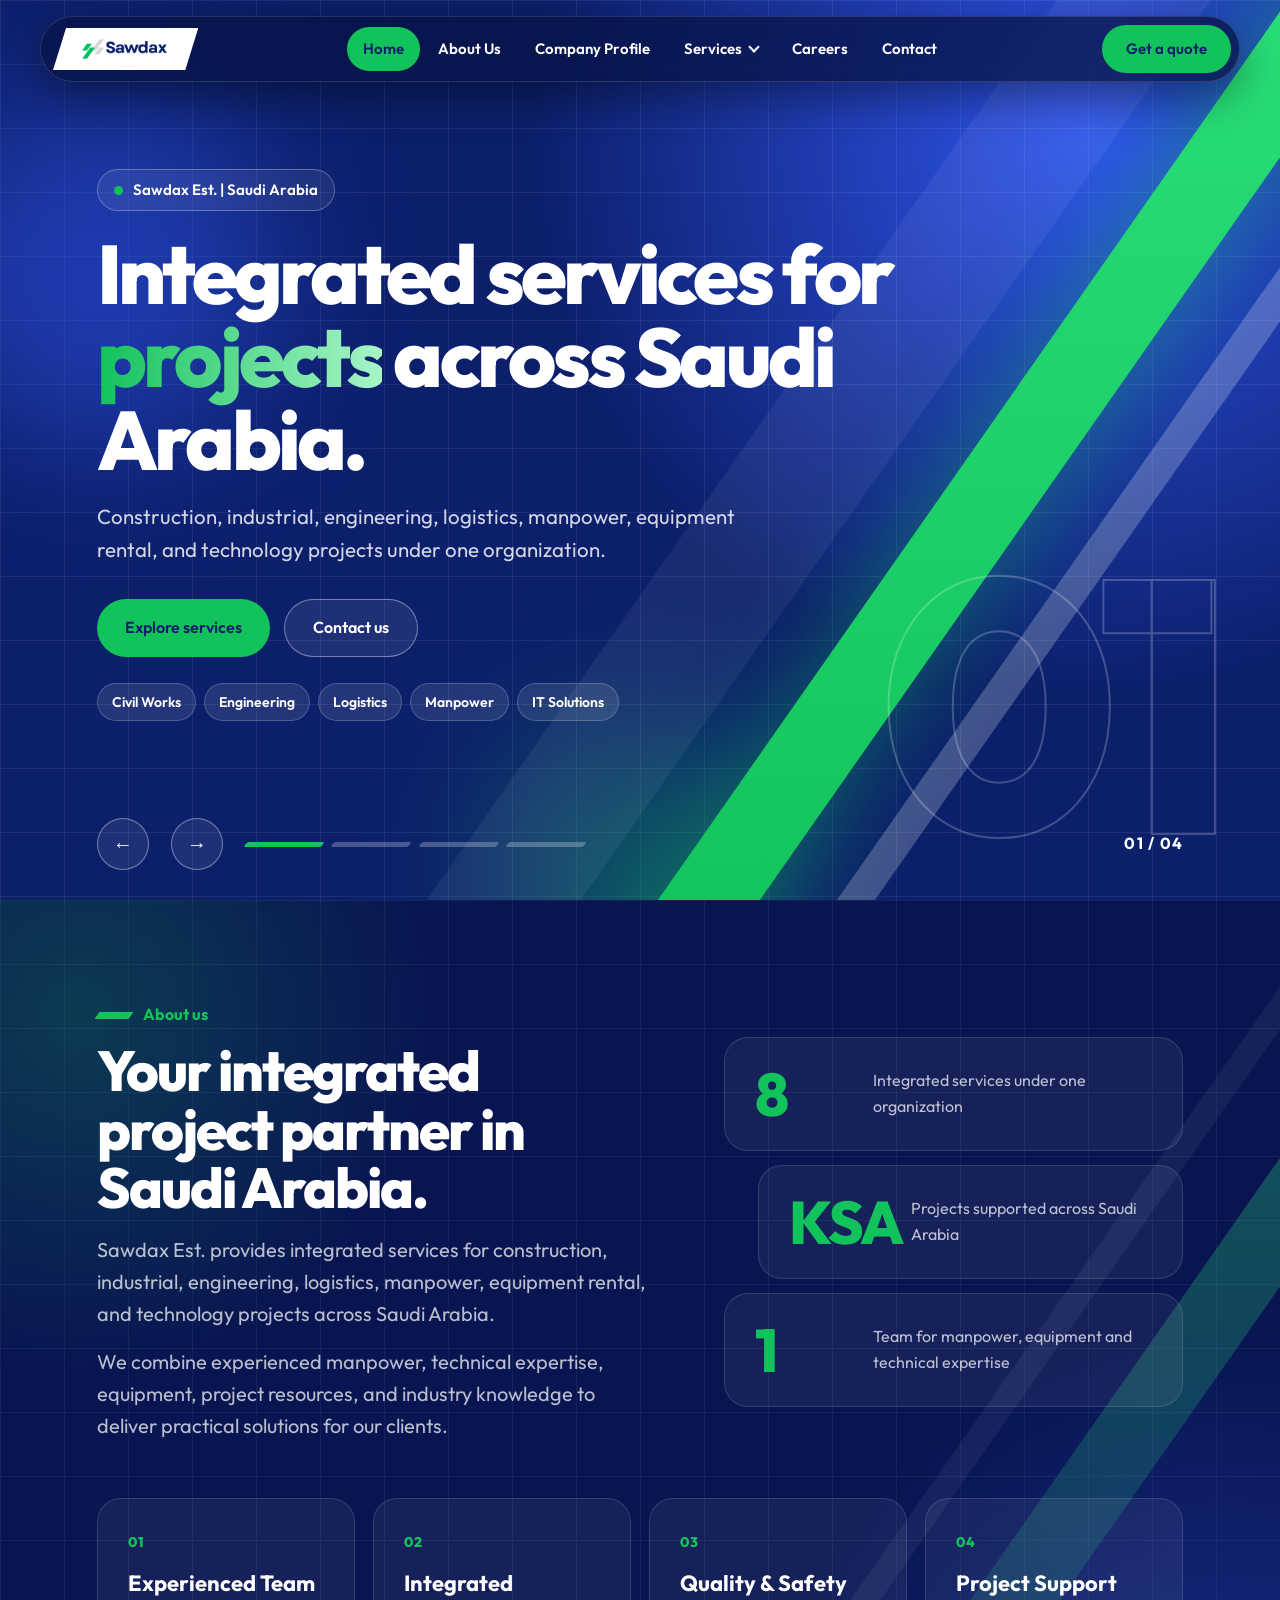
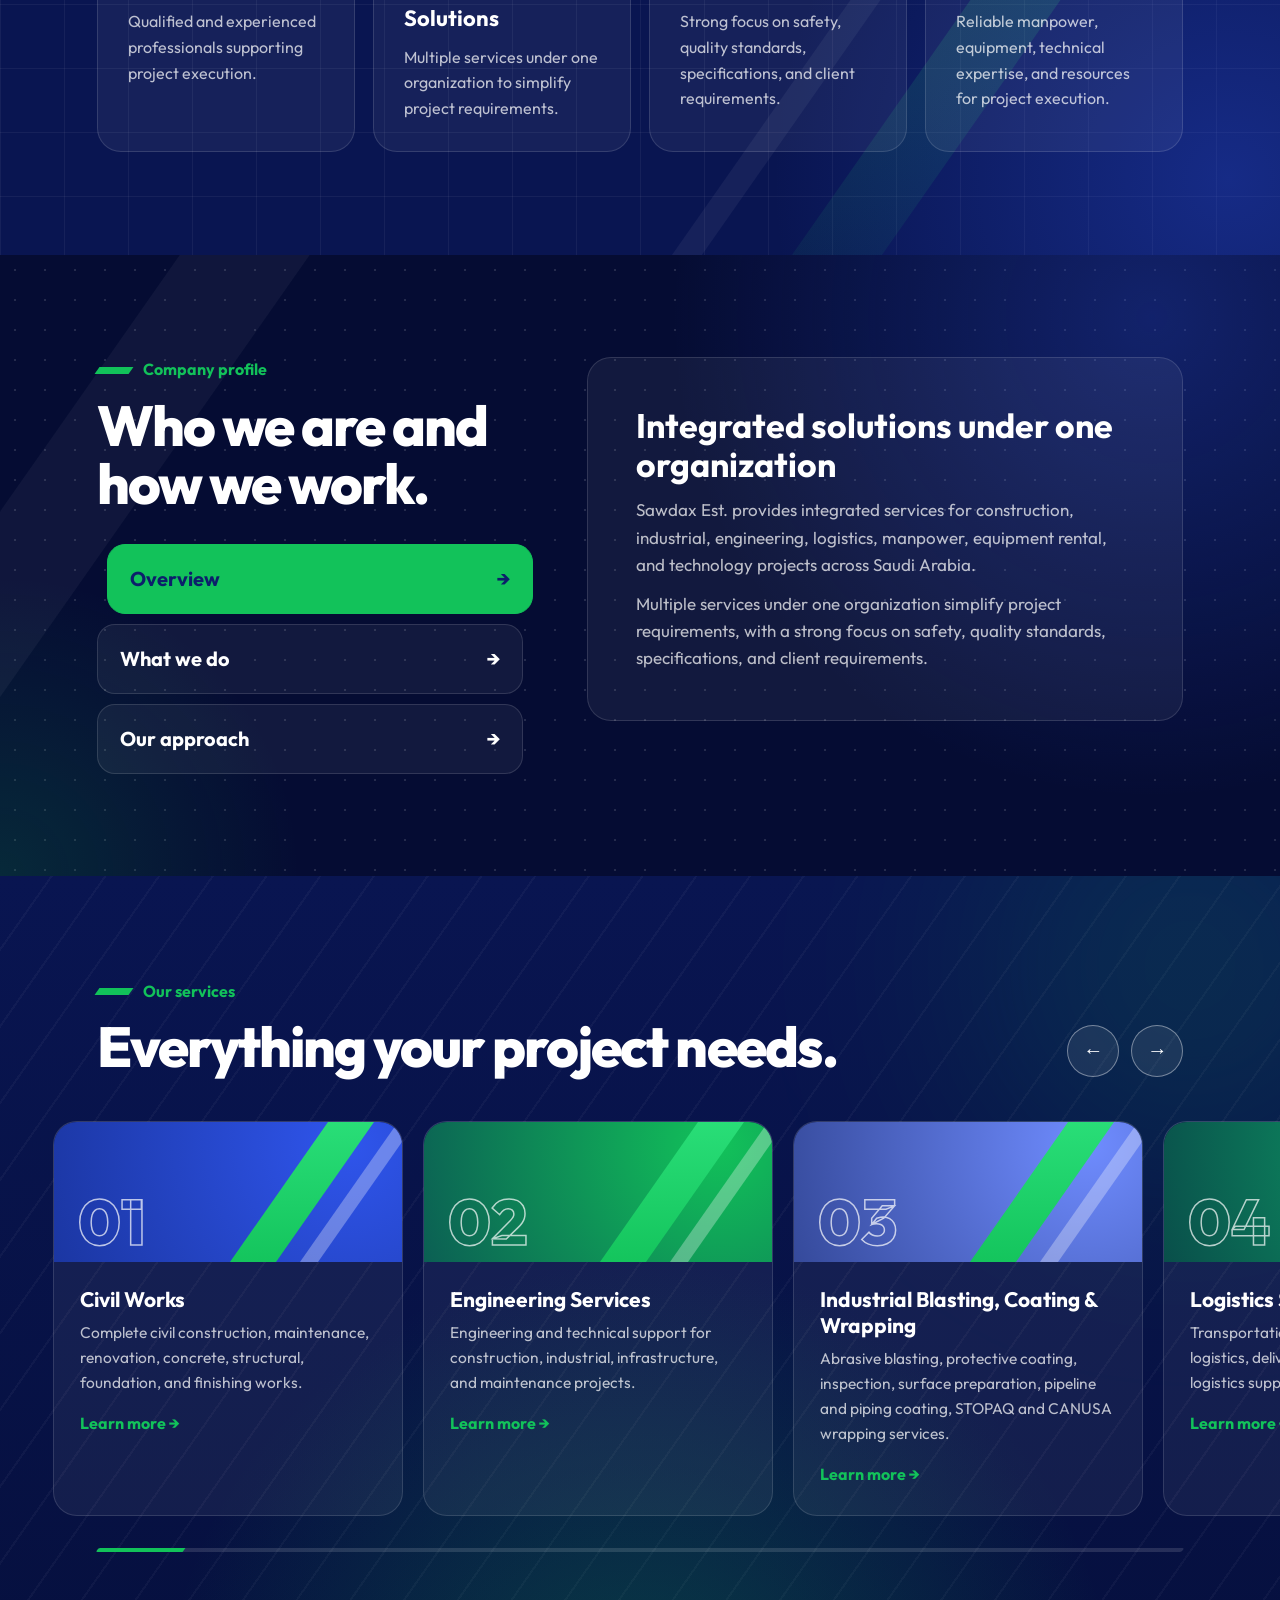
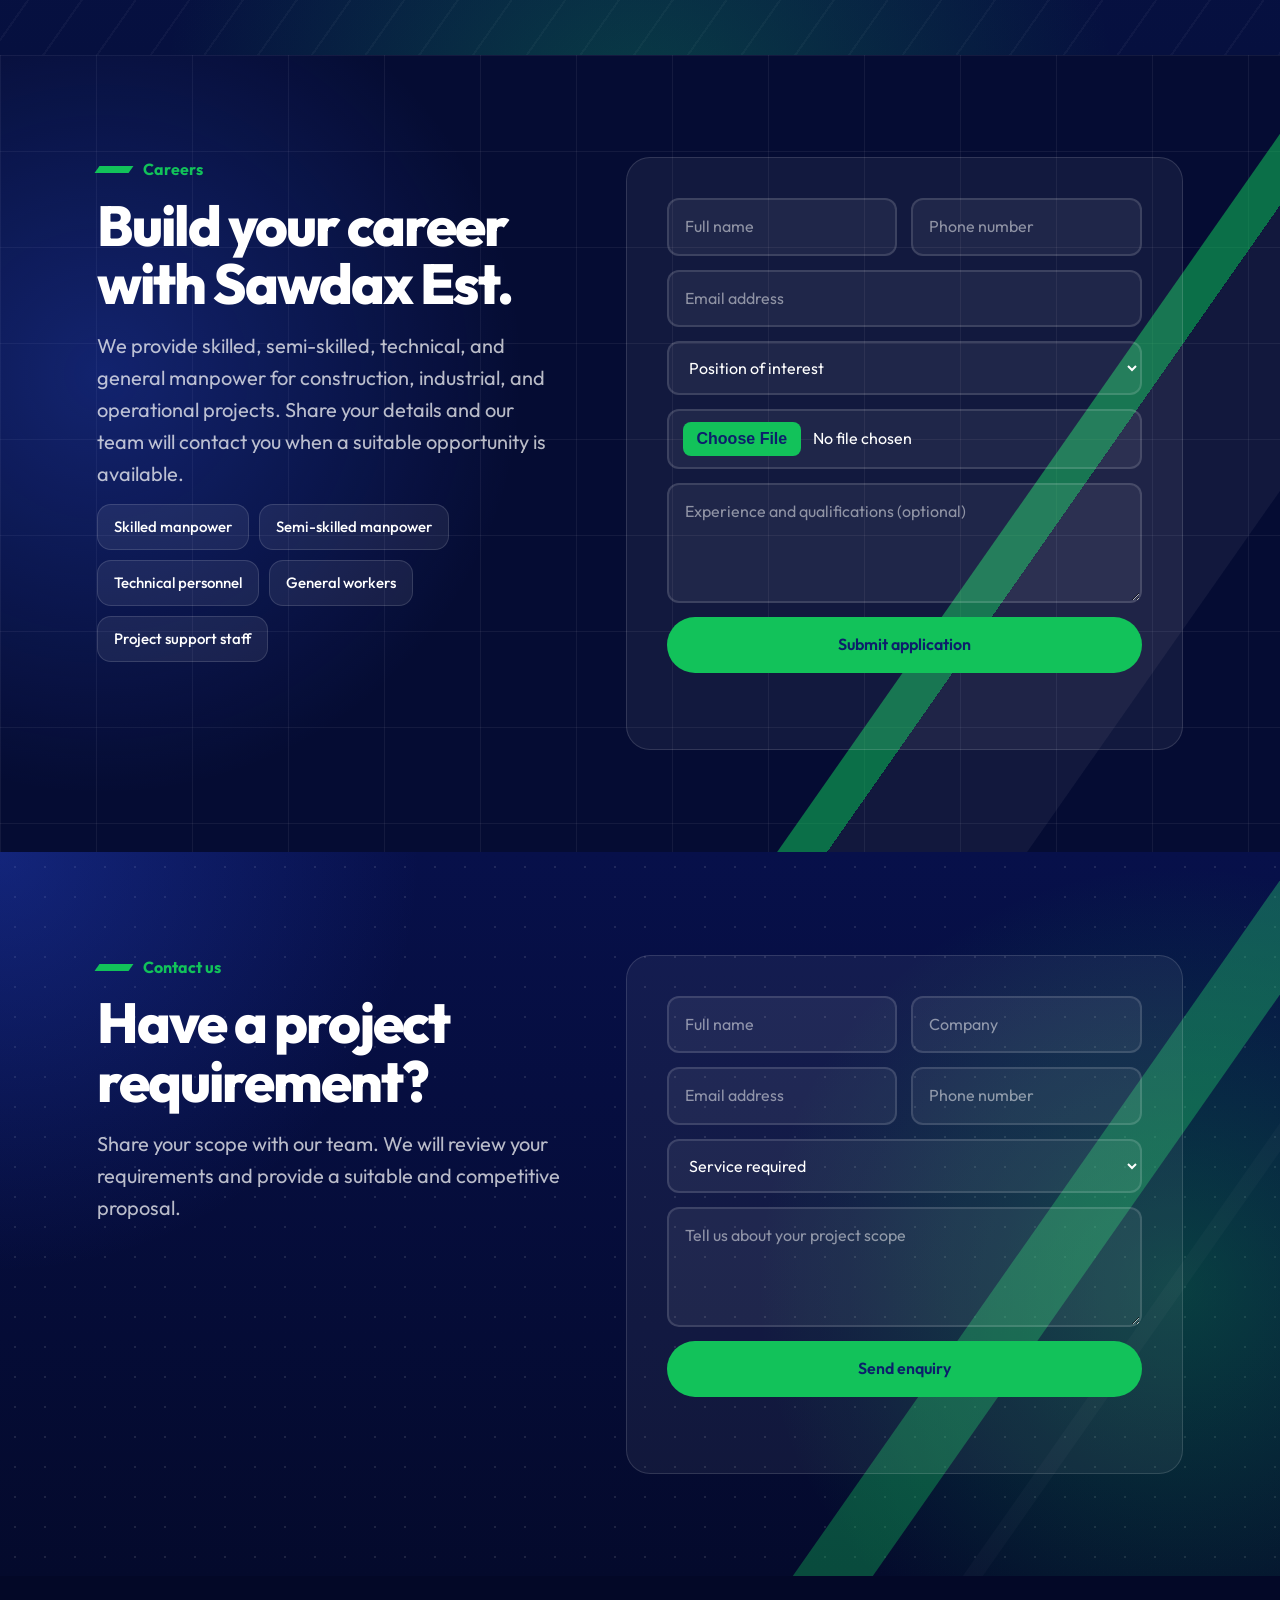
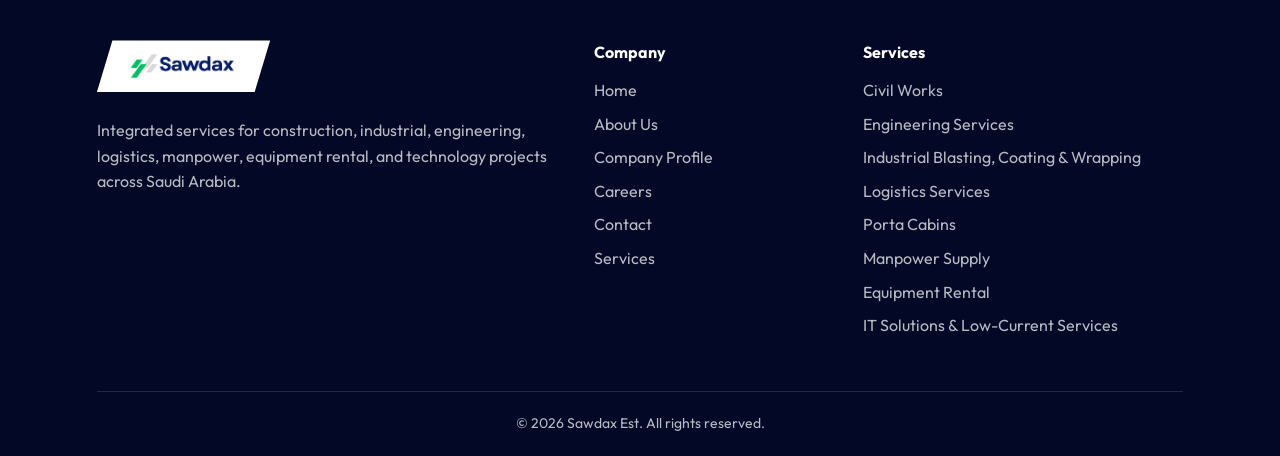
<file: sawdax-website/index.html>
<!DOCTYPE html><html lang="en"><head><meta charset="UTF-8"><meta name="viewport" content="width=device-width, initial-scale=1, viewport-fit=cover"><link rel="icon" href="images/logo.png"><link rel="preconnect" href="https://fonts.googleapis.com"><link rel="preconnect" href="https://fonts.gstatic.com" crossorigin><link href="https://fonts.googleapis.com/css2?family=Outfit:wght@400;500;600;800&display=swap" rel="stylesheet"><link rel="stylesheet" href="css/style.css"><title>Sawdax Est. | Construction, Industrial &amp; Engineering Services in Saudi Arabia</title>
<meta name="description" content="Sawdax Est. provides integrated services for construction, industrial, engineering, logistics, manpower, equipment rental, and technology projects across Saudi Arabia."></head>
<body data-page="home"><header id="hdr"></header>
<main>
<section class="hero" id="home" data-render="slides"></section>

<section class="bgx v1" id="about"><div class="wrap"><div class="ab"><div>
<p class="eyebrow rv">About us</p><h2 class="rv">Your integrated project partner in Saudi Arabia.</h2>
<p class="lead rv">Sawdax Est. provides integrated services for construction, industrial, engineering, logistics, manpower, equipment rental, and technology projects across Saudi Arabia.</p>
<p class="lead rv">We combine experienced manpower, technical expertise, equipment, project resources, and industry knowledge to deliver practical solutions for our clients.</p></div>
<div class="stats rv"><div class="stat"><b>8</b><span>Integrated services under one organization</span></div><div class="stat"><b>KSA</b><span>Projects supported across Saudi Arabia</span></div><div class="stat"><b>1</b><span>Team for manpower, equipment and technical expertise</span></div></div></div>
<div class="why4" data-render="why"></div></div></section>

<section class="bgx v2" id="profile"><div class="wrap pf"><div><p class="eyebrow rv">Company profile</p><h2 class="rv">Who we are and how we work.</h2>
<div class="tabs rv"><button class="tab on" data-t="p1">Overview <span>&rarr;</span></button><button class="tab" data-t="p2">What we do <span>&rarr;</span></button><button class="tab" data-t="p3">Our approach <span>&rarr;</span></button></div></div>
<div class="rv" style="--d:1">
<div class="panel on" id="p1"><h3>Integrated solutions under one organization</h3><p>Sawdax Est. provides integrated services for construction, industrial, engineering, logistics, manpower, equipment rental, and technology projects across Saudi Arabia.</p><p>Multiple services under one organization simplify project requirements, with a strong focus on safety, quality standards, specifications, and client requirements.</p></div>
<div class="panel" id="p2"><h3>Eight services, one team</h3><p>From civil works to IT solutions, explore what we deliver:</p><ul class="chips" data-render="chips"></ul></div>
<div class="panel" id="p3"><h3>Practical solutions, safely delivered</h3><p>We combine experienced manpower, technical expertise, equipment, project resources, and industry knowledge to deliver practical solutions for our clients.</p><p>We focus on safe execution, quality, timely delivery, and compliance with project specifications.</p></div>
</div></div></section>

<section class="bgx v3" id="services"><div class="wrap shead"><div><p class="eyebrow rv">Our services</p><h2 class="rv">Everything your project needs.</h2></div>
<div class="sarrows"><button class="arrow" id="sprev" aria-label="Previous">&larr;</button><button class="arrow" id="snext" aria-label="Next">&rarr;</button></div></div>
<div class="rail" id="rail" data-render="cards"></div><div class="wrap"><div class="prog"><i></i></div></div></section>

<section class="bgx v4" id="careers"><div class="wrap cols"><div class="rv"><p class="eyebrow">Careers</p><h2>Build your career with Sawdax Est.</h2>
<p class="lead">We provide skilled, semi-skilled, technical, and general manpower for construction, industrial, and operational projects. Share your details and our team will contact you when a suitable opportunity is available.</p>
<ul class="chips"><li>Skilled manpower</li><li>Semi-skilled manpower</li><li>Technical personnel</li><li>General workers</li><li>Project support staff</li></ul></div>
<form class="form rv" style="--d:1" data-ok="Thank you! We have received your details and will contact you if a suitable role is available.">
<div class="two"><input required placeholder="Full name" aria-label="Full name"><input type="tel" required placeholder="Phone number" aria-label="Phone"></div>
<input type="email" placeholder="Email address" aria-label="Email">
<select required aria-label="Position"><option value="">Position of interest</option><option>Skilled manpower</option><option>Semi-skilled manpower</option><option>Technical personnel</option><option>General worker</option><option>Project support staff</option></select>
<input type="file" accept=".pdf,.doc,.docx" aria-label="Upload CV"><textarea placeholder="Experience and qualifications (optional)" aria-label="Experience"></textarea>
<button class="btn" type="submit">Submit application</button><p class="ok" role="status"></p></form></div></section>

<section class="bgx v5" id="contact" data-render="contact"></section>
</main>
<footer class="ftr" id="ftr"></footer>
<script src="js/data.js"></script><script src="js/main.js"></script></body></html>
</file>
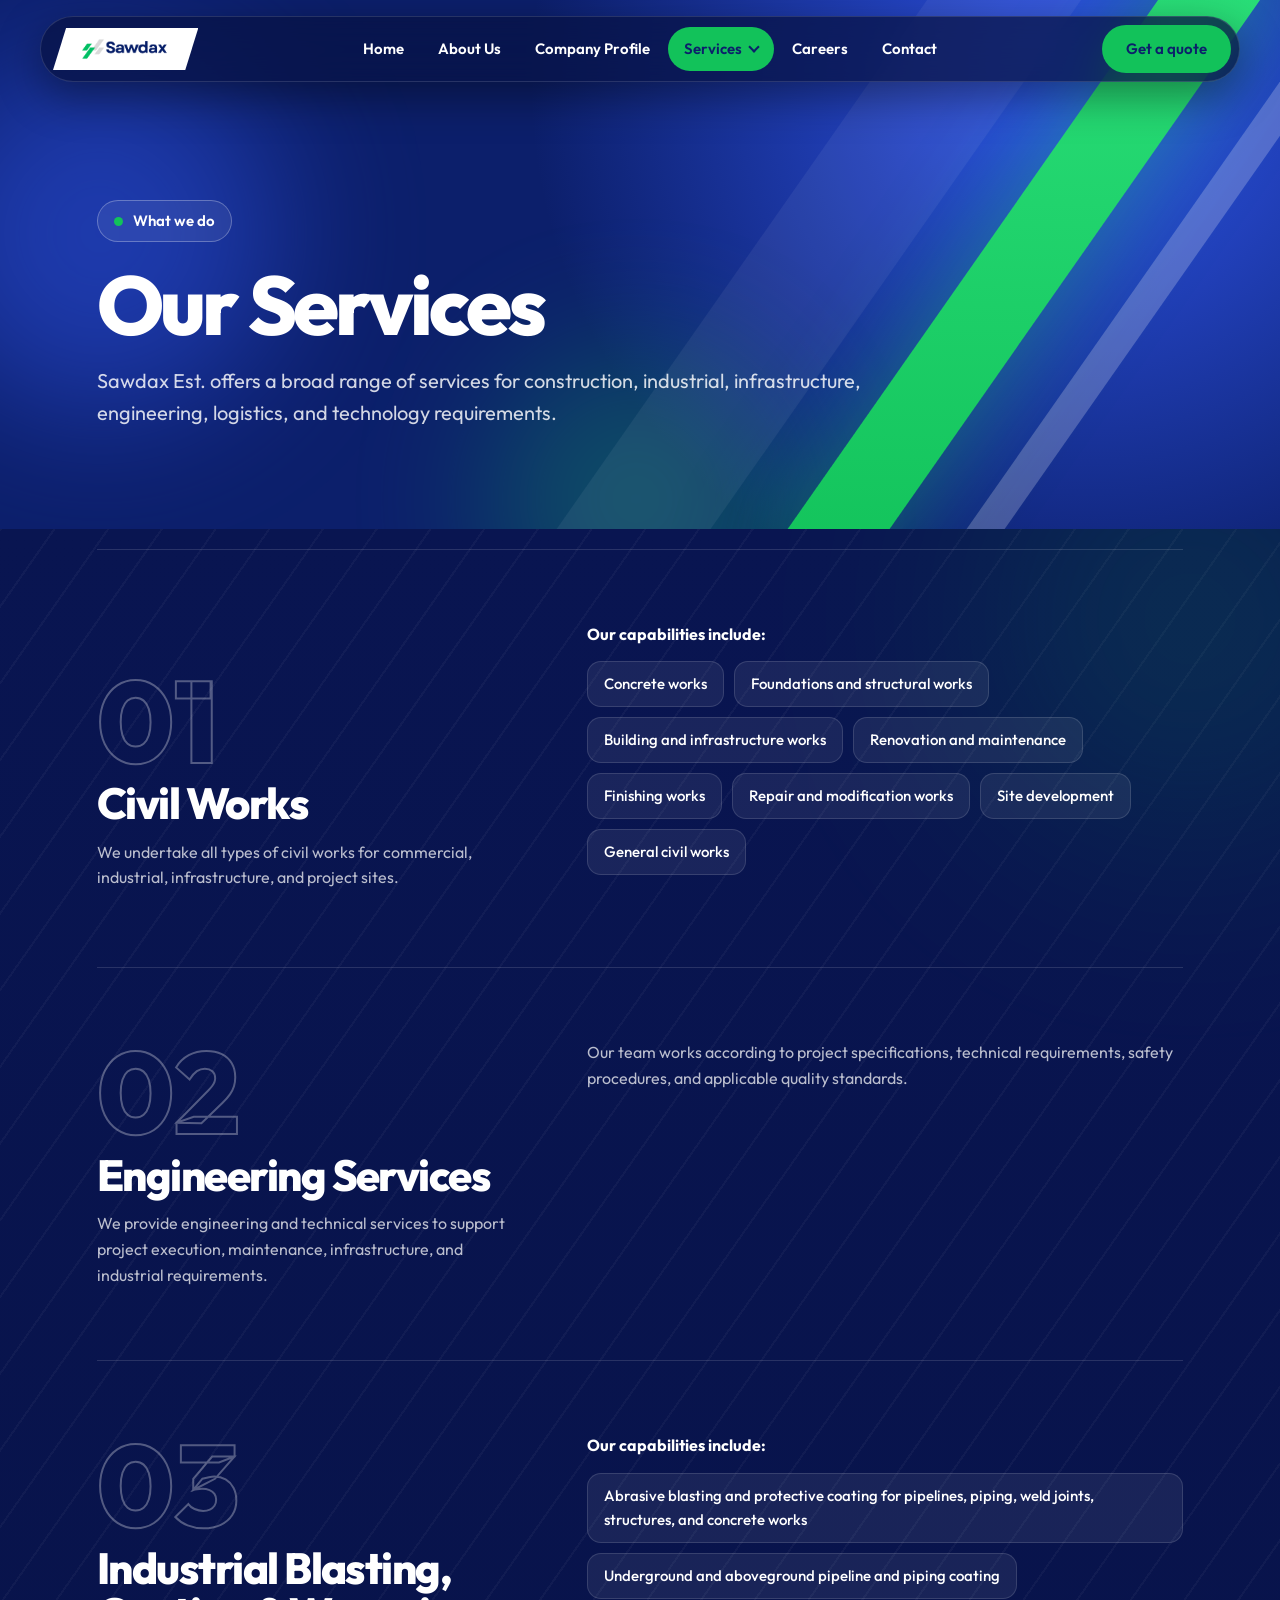
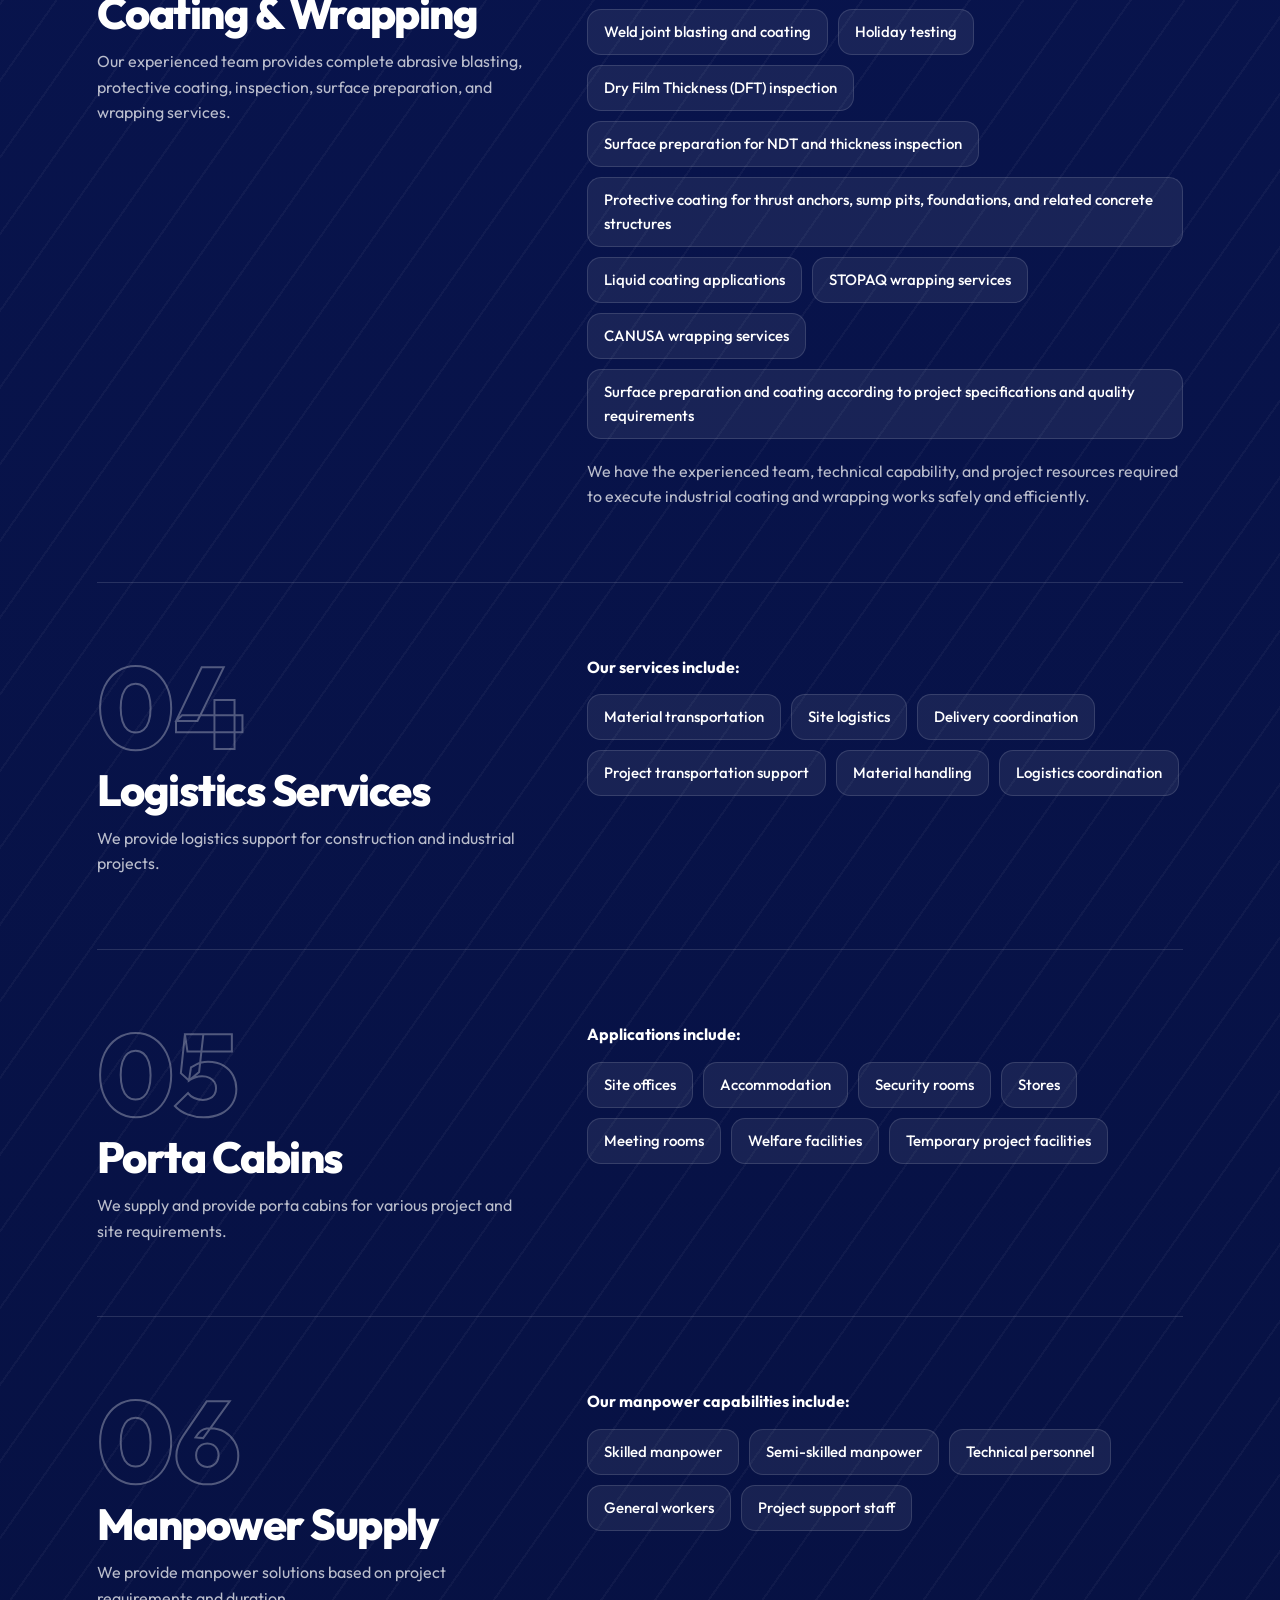
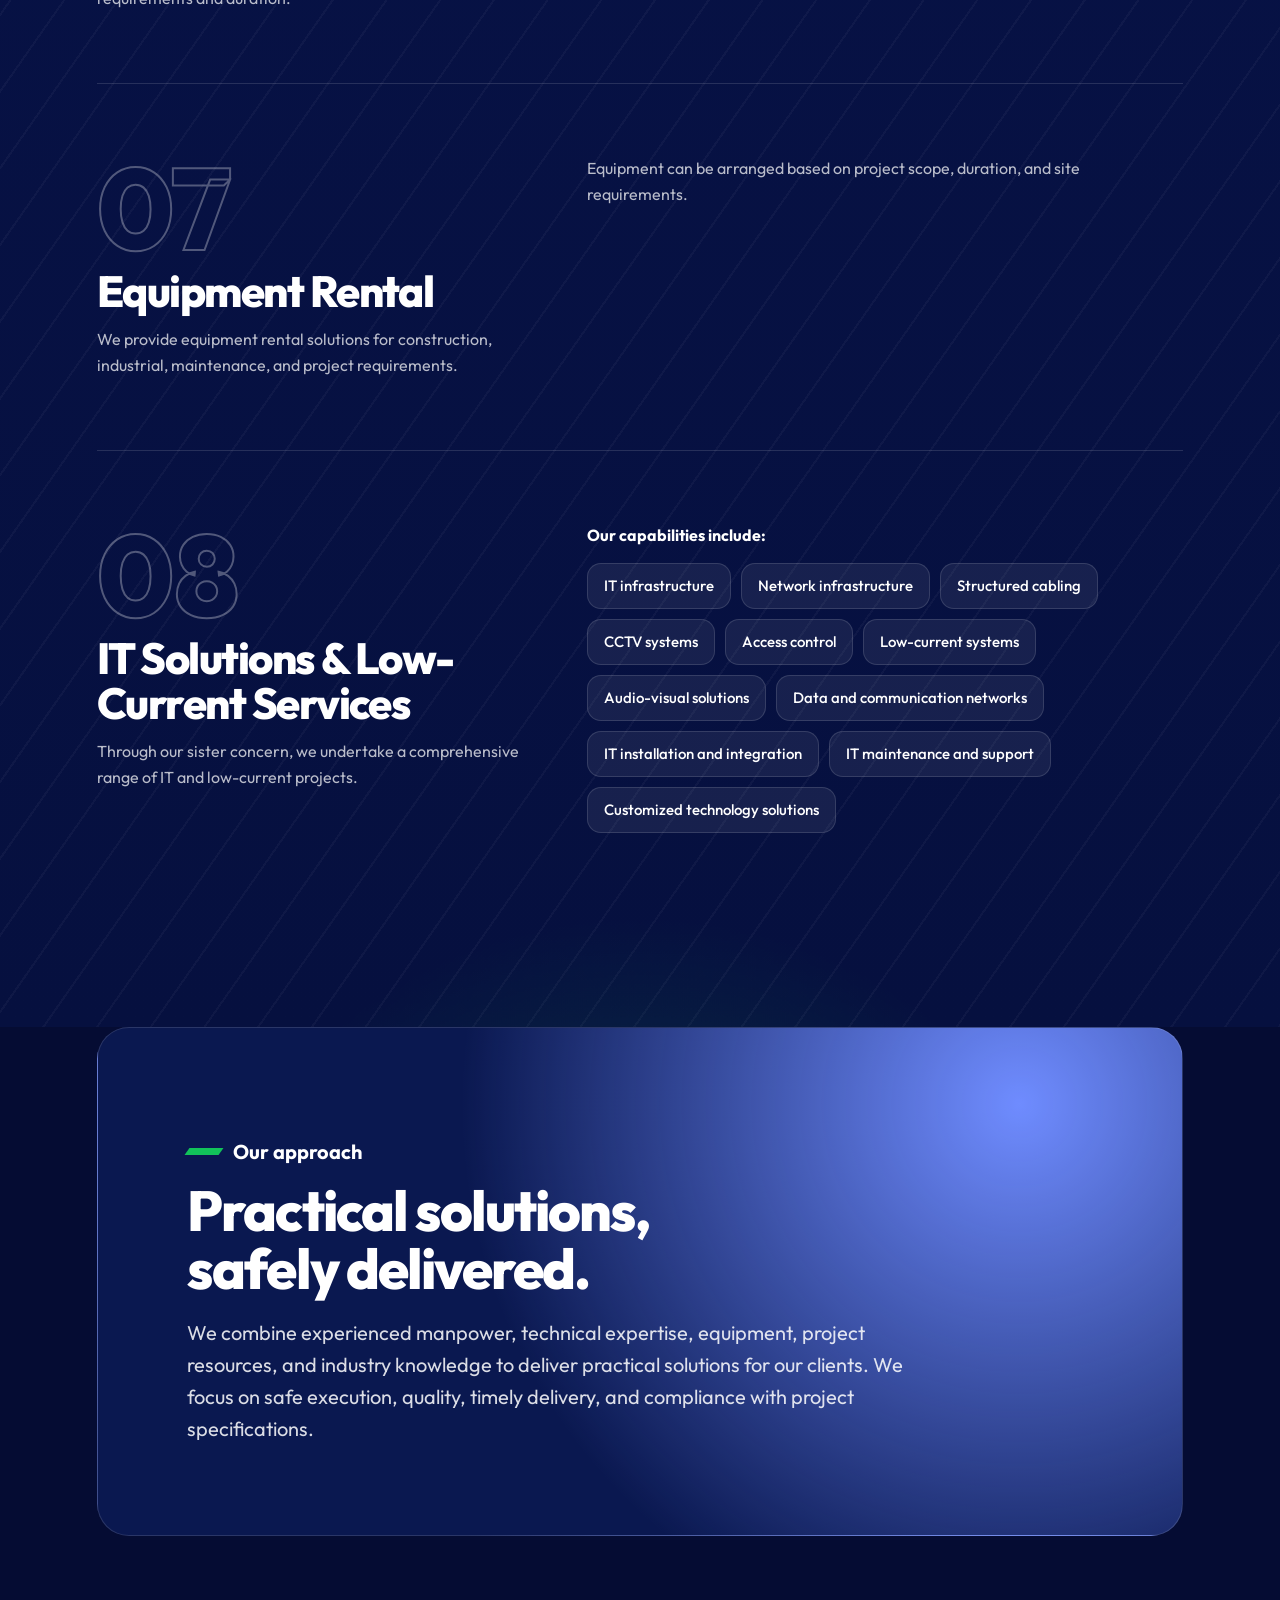
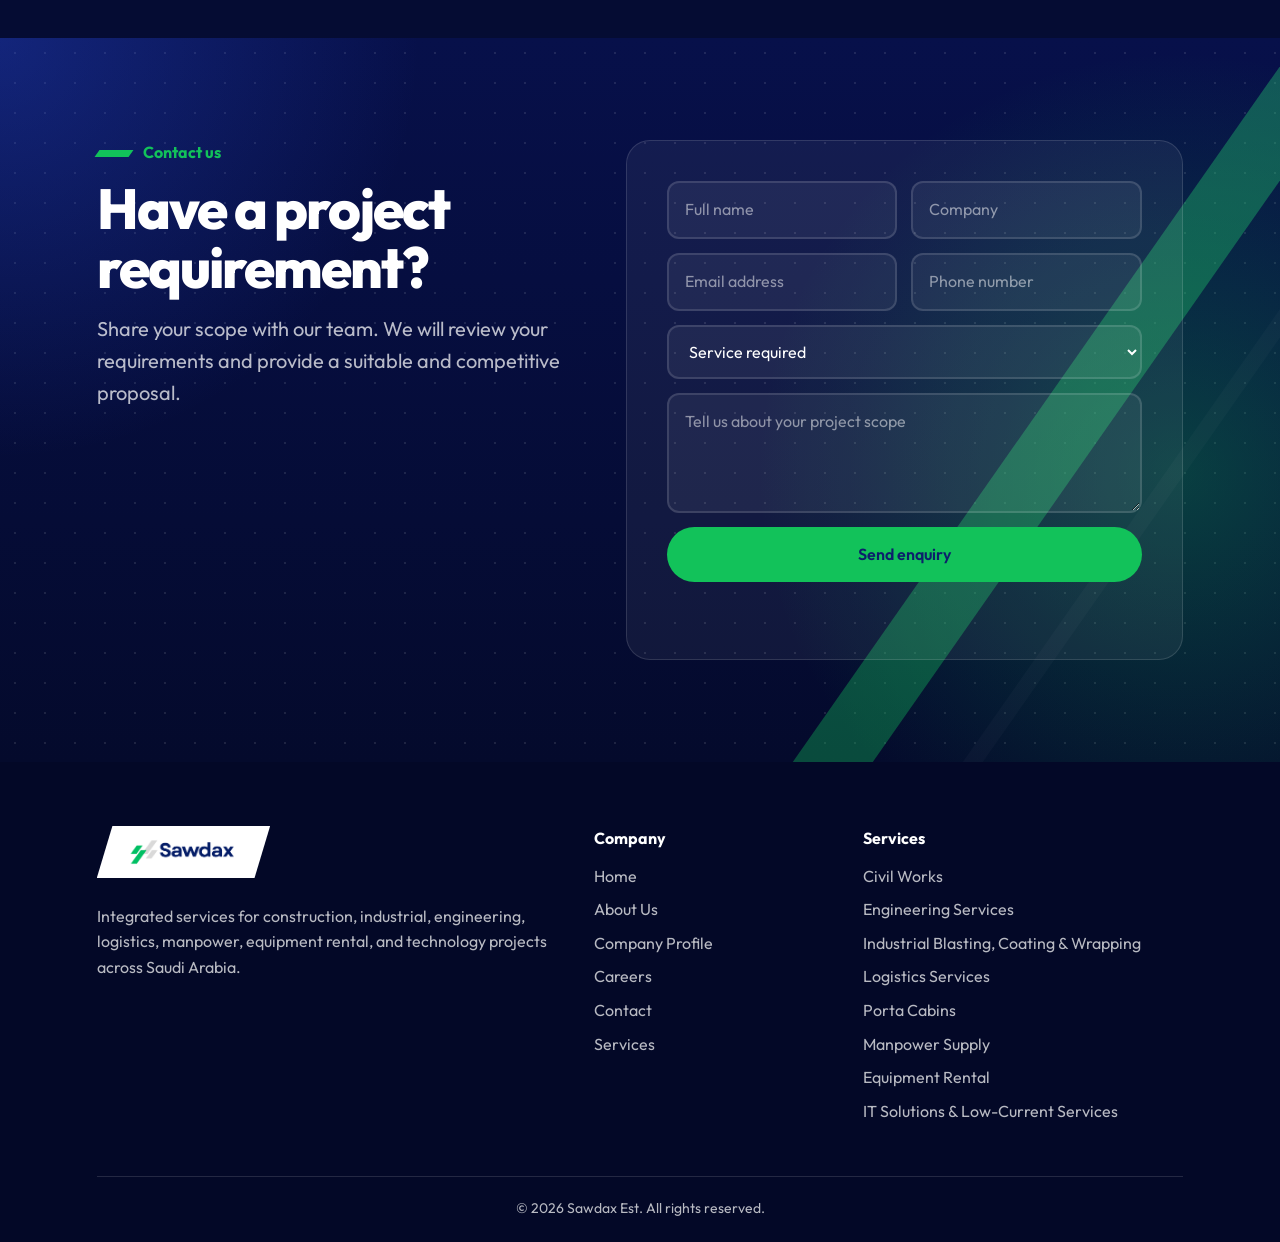
<file: sawdax-website/services.html>
<!DOCTYPE html><html lang="en"><head><meta charset="UTF-8"><meta name="viewport" content="width=device-width, initial-scale=1, viewport-fit=cover"><link rel="icon" href="images/logo.png"><link rel="preconnect" href="https://fonts.googleapis.com"><link rel="preconnect" href="https://fonts.gstatic.com" crossorigin><link href="https://fonts.googleapis.com/css2?family=Outfit:wght@400;500;600;800&display=swap" rel="stylesheet"><link rel="stylesheet" href="css/style.css"><title>Our Services | Sawdax Est.</title>
<meta name="description" content="Civil works, engineering, industrial blasting and coating, logistics, porta cabins, manpower supply, equipment rental and IT solutions by Sawdax Est."></head>
<body data-page="services"><header id="hdr"></header>
<main>
<section class="pb t0" style="padding-bottom:clamp(60px,8vw,100px)"><div class="art"><b class="orb o1"></b><b class="orb o2"></b><i></i><i></i><i></i></div><div class="wrap"><span class="tag"><b></b>What we do</span><h1>Our Services</h1>
<p>Sawdax Est. offers a broad range of services for construction, industrial, infrastructure, engineering, logistics, and technology requirements.</p></div></section>
<section class="bgx v3" style="padding-top:20px"><div class="wrap" data-render="detail"></div></section>
<section style="padding-top:0"><div class="wrap"><div class="bnr t2 rv"><div class="art"><i></i><i></i><i></i></div><p class="eyebrow" style="color:#fff">Our approach</p><h2>Practical solutions, safely delivered.</h2>
<p>We combine experienced manpower, technical expertise, equipment, project resources, and industry knowledge to deliver practical solutions for our clients. We focus on safe execution, quality, timely delivery, and compliance with project specifications.</p></div></div></section>
<section class="bgx v5" id="contact" data-render="contact"></section>
</main>
<footer class="ftr" id="ftr"></footer>
<script src="js/data.js"></script><script src="js/main.js"></script></body></html>
</file>
<file: sawdax-website/css/style.css>
:root{--navy:#0c1f6b;--deep:#050c33;--bg2:#091551;--green:#12c25a;--muted:rgba(255,255,255,.72);--line:rgba(255,255,255,.13);--glass:rgba(255,255,255,.055);--pad:clamp(20px,6vw,96px);--r:24px}
*{box-sizing:border-box;margin:0}
html{scroll-behavior:smooth}
body{font-family:'Outfit',system-ui,-apple-system,'Segoe UI',sans-serif;color:#fff;background:var(--deep);line-height:1.6;overflow-x:hidden}
body.lock{overflow:hidden}
img{max-width:100%;display:block}a{color:inherit;text-decoration:none}ul{padding:0}
.wrap{max-width:1240px;margin:0 auto;padding:0 var(--pad)}
section{padding:clamp(64px,8vw,116px) 0;scroll-margin-top:20px}
section.bgx{position:relative;overflow:hidden;isolation:isolate}
section.bgx>*{position:relative;z-index:1}
section.bgx::before,section.bgx::after{content:"";position:absolute;pointer-events:none;z-index:0}
section.bgx::before{inset:0}
/* about: grid + green and blue glows + slanted bars */
.v1{background:var(--bg2)}
.v1::before{background:radial-gradient(600px circle at 6% 12%,rgba(18,194,90,.22),transparent 60%),radial-gradient(760px circle at 96% 92%,rgba(47,85,236,.34),transparent 60%),linear-gradient(rgba(255,255,255,.05) 1px,transparent 1px),linear-gradient(90deg,rgba(255,255,255,.05) 1px,transparent 1px);background-size:auto,auto,64px 64px,64px 64px}
.v1::after{right:5%;top:-10%;bottom:-10%;width:90px;background:linear-gradient(180deg,rgba(43,224,122,.4),rgba(18,194,90,.04));transform:skewX(-35deg);box-shadow:-150px 0 0 -30px rgba(255,255,255,.05)}
/* profile: dots + blue glow + left bars */
.v2{background:var(--deep)}
.v2::before{background:radial-gradient(800px circle at 90% 10%,rgba(47,85,236,.3),transparent 60%),radial-gradient(500px circle at 0% 100%,rgba(18,194,90,.16),transparent 60%),radial-gradient(rgba(255,255,255,.13) 1.5px,transparent 1.5px);background-size:auto,auto,30px 30px}
.v2::after{left:-3%;top:-10%;bottom:-10%;width:130px;background:rgba(255,255,255,.045);transform:skewX(-35deg);box-shadow:190px 0 0 -90px rgba(18,194,90,.4)}
/* services: diagonal lines + green glow */
.v3{background:linear-gradient(180deg,var(--bg2),#06103f)}
.v3::before{background:radial-gradient(800px circle at 50% 110%,rgba(18,194,90,.26),transparent 60%),repeating-linear-gradient(-55deg,rgba(255,255,255,.035) 0 2px,transparent 2px 44px)}
.v3::after{width:420px;height:420px;border-radius:50%;background:var(--green);filter:blur(130px);opacity:.16;right:-120px;top:-120px}
/* careers: larger grid + blue glow + right bars */
.v4{background:var(--deep)}
.v4::before{background:radial-gradient(700px circle at 8% 40%,rgba(47,85,236,.32),transparent 60%),linear-gradient(rgba(255,255,255,.06) 1px,transparent 1px),linear-gradient(90deg,rgba(255,255,255,.06) 1px,transparent 1px);background-size:auto,96px 96px,96px 96px}
.v4::after{right:-2%;top:-10%;bottom:-10%;width:200px;background:rgba(255,255,255,.05);transform:skewX(-35deg);box-shadow:-120px 0 0 -70px rgba(18,194,90,.55)}
/* contact: hero-style glow + bars */
.v5{background:linear-gradient(180deg,#07104a,#040a2c)}
.v5::before{background:radial-gradient(700px circle at 92% 60%,rgba(18,194,90,.28),transparent 60%),radial-gradient(700px circle at 0% 0%,rgba(47,85,236,.3),transparent 60%),radial-gradient(rgba(255,255,255,.1) 1.5px,transparent 1.5px);background-size:auto,auto,30px 30px}
.v5::after{right:12%;top:-10%;bottom:-10%;width:80px;background:linear-gradient(180deg,#2be07a,var(--green));opacity:.35;transform:skewX(-35deg);box-shadow:140px 0 0 -30px rgba(255,255,255,.07)}
h2{font-size:clamp(30px,4.4vw,58px);line-height:1.04;letter-spacing:-.035em;font-weight:800}
.eyebrow{font-weight:700;color:var(--green);margin-bottom:14px;display:flex;align-items:center;gap:12px}
.eyebrow::before{content:"";width:34px;height:7px;background:var(--green);transform:skewX(-35deg)}
.lead{font-size:clamp(17px,1.6vw,20px);color:var(--muted);max-width:60ch;margin-top:16px}
.btn{display:inline-flex;align-items:center;justify-content:center;gap:10px;padding:15px 28px;border:0;border-radius:999px;font:inherit;font-weight:600;background:var(--green);color:var(--navy);cursor:pointer;transition:transform .25s,box-shadow .25s}
.btn:hover{transform:translateY(-3px);box-shadow:0 12px 30px rgba(18,194,90,.45)}
.btn.ghost{background:rgba(255,255,255,.08);color:#fff;border:1.5px solid rgba(255,255,255,.4)}.btn.navy{background:var(--navy);color:#fff;border:1.5px solid rgba(255,255,255,.2)}
.btns{display:flex;gap:14px;flex-wrap:wrap;margin-top:32px}
@keyframes rise{from{opacity:0;transform:translateY(40px)}}@keyframes fade{from{opacity:0}}

/* tones + art */
.t0{--a:#0c1f6b;--b:#2f55ec}.t1{--a:#06154f;--b:#12c25a}.t2{--a:#0a1850;--b:#6f8cff}.t3{--a:#050c33;--b:#0fa86a}
.slide,.pb,.bnr,.top{background:radial-gradient(900px circle at 85% 15%,var(--b),transparent 62%),var(--a)}
.art{position:absolute;inset:0;overflow:hidden;pointer-events:none;transform:translate(calc(var(--px,0)*-30px),calc(var(--py,0)*-18px));transition:transform .4s ease-out}
.art i{position:absolute;top:-10%;height:120%;transform:skewX(-35deg)}
.art i:nth-of-type(1){right:16%;width:clamp(60px,8vw,120px);background:linear-gradient(180deg,#2be07a,var(--green));box-shadow:0 0 90px rgba(18,194,90,.45)}
.art i:nth-of-type(2){right:7%;width:clamp(20px,3vw,40px);background:rgba(255,255,255,.22)}
.art i:nth-of-type(3){right:30%;width:clamp(80px,12vw,180px);background:rgba(255,255,255,.06)}
.orb{position:absolute;border-radius:50%;filter:blur(70px);animation:drift 10s ease-in-out infinite alternate}
.o1{width:360px;height:360px;background:var(--b);left:-80px;top:10%;opacity:.5}.o2{width:300px;height:300px;background:var(--green);left:38%;bottom:-120px;opacity:.28;animation-delay:-5s}
@keyframes drift{to{transform:translate(90px,-60px) scale(1.25)}}

/* floating nav + dropdown */
.nav{position:fixed;top:16px;left:50%;transform:translateX(-50%);width:min(1200px,calc(100% - 28px));z-index:60;display:flex;align-items:center;justify-content:space-between;padding:8px 8px 8px 12px;background:rgba(8,18,68,.74);backdrop-filter:blur(18px);-webkit-backdrop-filter:blur(18px);border:1px solid var(--line);border-radius:999px;box-shadow:0 14px 44px rgba(0,0,0,.4)}
.logo{background:#fff;padding:7px 26px;clip-path:polygon(9% 0,100% 0,91% 100%,0 100%)}.logo img{height:28px;width:auto}
.links{position:relative;display:flex;gap:2px}
.links>a,.dd>a{position:relative;z-index:1;display:block;padding:10px 16px;border-radius:999px;font-weight:600;font-size:15px;transition:color .3s}
.links>a:hover,.dd>a:hover,.links .on{color:var(--navy)}
.dd>a::after{content:"";display:inline-block;width:6px;height:6px;margin-left:8px;border:solid currentColor;border-width:0 2px 2px 0;transform:translateY(-3px) rotate(45deg)}
.pill{position:absolute;top:0;bottom:0;left:0;width:0;background:var(--green);border-radius:999px;transition:left .4s cubic-bezier(.2,.9,.2,1),width .4s cubic-bezier(.2,.9,.2,1)}
.ddm{position:fixed;top:calc(100% + 14px);left:50%;transform:translate(-50%,12px);width:min(640px,92vw);display:grid;grid-template-columns:1fr 1fr;gap:6px;padding:14px;background:rgba(8,18,68,.97);backdrop-filter:blur(18px);border:1px solid var(--line);border-radius:24px;box-shadow:0 30px 70px rgba(0,0,0,.55);opacity:0;visibility:hidden;transition:.3s}
.ddm::before{content:"";position:absolute;left:0;right:0;top:-36px;height:36px}
.dd:hover .ddm,.dd:focus-within .ddm{opacity:1;visibility:visible;transform:translate(-50%,0)}
.ddm a{display:flex;gap:12px;align-items:center;padding:12px 14px;border-radius:14px;font-weight:500;font-size:15px;line-height:1.3;transition:background .25s,transform .25s}
.ddm a:hover{background:rgba(18,194,90,.18);transform:translateX(4px)}.ddm b{color:var(--green);font-size:13px}
.nav .btn{padding:12px 24px;font-size:15px}
.burger{display:none;width:48px;height:48px;border:0;border-radius:50%;background:var(--green);cursor:pointer;flex-direction:column;justify-content:center;align-items:center;gap:5px}
.burger span{width:20px;height:2.5px;background:var(--navy);border-radius:3px;transition:transform .3s}
.burger[aria-expanded=true] span:first-child{transform:translateY(3.7px) rotate(45deg)}.burger[aria-expanded=true] span:last-child{transform:translateY(-3.7px) rotate(-45deg)}
.menu{position:fixed;inset:0;z-index:55;background:var(--deep);display:flex;flex-direction:column;padding:110px var(--pad) 40px;clip-path:circle(0 at calc(100% - 44px) 40px);transition:clip-path .7s cubic-bezier(.7,0,.2,1);overflow-y:auto;visibility:hidden}
.menu.open{clip-path:circle(150% at calc(100% - 44px) 40px);visibility:visible}
.menu::after{content:"";position:fixed;right:-60px;top:0;bottom:0;width:110px;background:var(--green);transform:skewX(-35deg);opacity:.9;pointer-events:none}
.menu>a:not(.btn),.mt{position:relative;z-index:1;display:flex;align-items:center;gap:12px;background:none;border:0;color:#fff;font:inherit;text-align:left;cursor:pointer;font-size:clamp(30px,9vw,50px);font-weight:800;letter-spacing:-.03em;line-height:1.3;opacity:0;transform:translateY(30px);transition:.5s}
.menu.open>a,.menu.open .mt{opacity:1;transform:none;transition-delay:calc(.25s + var(--i)*.06s)}
.mt span{color:var(--green);transition:transform .3s}.mi.open .mt span{transform:rotate(45deg)}
.ms{position:relative;z-index:1;max-height:0;overflow:hidden;transition:max-height .5s}.mi.open .ms{max-height:700px}
.ms a{display:flex;gap:12px;padding:9px 0 9px 6px;font-size:19px;font-weight:600;color:var(--muted)}.ms b{color:var(--green)}
.menu .btn{position:relative;z-index:1;margin-top:26px;align-self:flex-start}

/* hero slider */
.hero{position:relative;min-height:100vh;min-height:100svh;padding:0;overflow:hidden;background:var(--deep)}
.slide{position:absolute;inset:0;display:flex;align-items:flex-start;padding:140px 0 150px;opacity:0;visibility:hidden;transition:opacity .9s,visibility .9s}
.slide.on{opacity:1;visibility:visible}
.slide::before{content:"";position:absolute;inset:0;background-image:linear-gradient(rgba(255,255,255,.07) 1px,transparent 1px),linear-gradient(90deg,rgba(255,255,255,.07) 1px,transparent 1px);background-size:64px 64px}
.slide.on::before{animation:grid 14s linear infinite}@keyframes grid{to{background-position:64px 64px}}
.slide .wrap{position:relative;z-index:2;width:100%;margin-block:auto}
.num{position:absolute;right:5%;bottom:6%;font-size:clamp(150px,28vw,440px);font-weight:800;line-height:.8;color:transparent;-webkit-text-stroke:2px rgba(255,255,255,.22);letter-spacing:-.06em;transform:translate(calc(var(--px,0)*26px),calc(var(--py,0)*16px));transition:transform .4s ease-out}
.slide.on .art i{animation:barIn 1.2s cubic-bezier(.2,.9,.2,1) backwards}
.slide.on .art i:nth-of-type(2){animation-delay:.15s}.slide.on .art i:nth-of-type(3){animation-delay:.3s}
@keyframes barIn{from{transform:translateX(60vw) skewX(-35deg)}}
.slide.on .tag,.slide.on h1,.slide.on p,.slide.on .btns,.slide.on .sc{animation:rise .9s cubic-bezier(.2,.9,.2,1) backwards}
.slide.on h1{animation-delay:.15s}.slide.on p{animation-delay:.3s}.slide.on .btns{animation-delay:.45s}.slide.on .sc{animation-delay:.55s}
.tag{display:inline-flex;align-items:center;gap:10px;font-weight:600;font-size:15px;border:1px solid rgba(255,255,255,.28);padding:8px 16px;border-radius:999px;background:rgba(255,255,255,.07)}
.tag b{width:9px;height:9px;border-radius:50%;background:var(--green);animation:pulse 2s infinite}
@keyframes pulse{0%{box-shadow:0 0 0 0 rgba(18,194,90,.7)}70%,100%{box-shadow:0 0 0 10px rgba(18,194,90,0)}}
.slide h1,.pb h1{font-size:clamp(36px,min(6.6vw,9.2vh),92px);line-height:1;font-weight:800;letter-spacing:-.045em;max-width:18ch;margin:22px 0 0}
.slide h1 em{font-style:normal;background:linear-gradient(90deg,var(--green),#a8f5c8,var(--green));background-size:200% 100%;-webkit-background-clip:text;background-clip:text;color:transparent;animation:shine 3s linear infinite}
@keyframes shine{to{background-position:-200% 0}}
.slide p{font-size:clamp(17px,1.6vw,21px);color:rgba(255,255,255,.82);max-width:52ch;margin-top:20px}
.sc{display:flex;flex-wrap:wrap;gap:8px;margin-top:26px;max-width:560px}
.sc span{font-size:14px;font-weight:600;padding:7px 14px;border-radius:999px;background:rgba(255,255,255,.1);border:1px solid rgba(255,255,255,.2)}
.ctrl{position:absolute;left:0;right:0;bottom:30px;z-index:5}
.ctrl .wrap{display:flex;align-items:center;gap:22px}
.arrow{width:52px;height:52px;flex:none;border-radius:50%;border:1.5px solid rgba(255,255,255,.4);background:rgba(255,255,255,.08);color:#fff;font-size:20px;cursor:pointer;transition:background .25s,transform .25s}
.arrow:hover{background:var(--green);color:var(--navy);transform:scale(1.08)}
.dots{display:flex;gap:10px;flex:1;max-width:340px}
.dot{flex:1;height:5px;border:0;padding:0;background:rgba(255,255,255,.25);border-radius:5px;overflow:hidden;cursor:pointer;transform:skewX(-35deg)}
.dot i{display:block;height:100%;width:0;background:var(--green)}
.dot.on i{animation:fill 6.5s linear forwards}.hero.pause .dot.on i{animation-play-state:paused}
@keyframes fill{to{width:100%}}
#cnt{font-weight:700;letter-spacing:.08em;margin-left:auto}

/* cards */
.card{position:relative;display:block;background:var(--glass);border:1px solid var(--line);border-radius:var(--r);overflow:hidden;transition:transform .35s,box-shadow .35s,border-color .35s}
.card:hover{transform:translateY(-10px);border-color:rgba(18,194,90,.6);box-shadow:0 28px 56px rgba(0,0,0,.4)}
.top{position:relative;height:140px;overflow:hidden}
.top i{position:absolute;top:-10%;height:120%;transform:skewX(-35deg);transition:transform .6s}
.top i:nth-of-type(1){right:22%;width:46px;background:linear-gradient(180deg,#2be07a,var(--green))}
.top i:nth-of-type(2){right:10%;width:18px;background:rgba(255,255,255,.3)}
.card:hover .top i:nth-of-type(1){transform:translateX(-50px) skewX(-35deg)}.card:hover .top i:nth-of-type(2){transform:translateX(30px) skewX(-35deg)}
.top span{position:absolute;left:24px;bottom:8px;font-size:64px;font-weight:800;line-height:1;color:transparent;-webkit-text-stroke:1.5px rgba(255,255,255,.7)}
.bd{padding:24px 26px 28px}.card h3{font-size:21px;line-height:1.25;margin-bottom:8px}.card p{color:var(--muted);font-size:15.5px}
.go{display:inline-block;margin-top:16px;font-weight:700;color:var(--green);transition:transform .3s}.card:hover .go{transform:translateX(8px)}

/* services slider */
.shead{display:flex;justify-content:space-between;align-items:flex-end;gap:20px;flex-wrap:wrap}
.sarrows{display:flex;gap:12px}
.rail{display:flex;gap:20px;overflow-x:auto;scrollbar-width:none;padding:44px max(var(--pad),calc((100vw - 1240px)/2 + var(--pad))) 24px;scroll-padding-left:max(var(--pad),calc((100vw - 1240px)/2 + var(--pad)));cursor:grab}
.rail::-webkit-scrollbar{display:none}.rail.drag{cursor:grabbing;user-select:none}
.rail .card{flex:0 0 min(350px,82vw);}
.prog{height:4px;background:var(--line);border-radius:4px;overflow:hidden;transform:skewX(-35deg);margin-top:8px}.prog i{display:block;height:100%;width:20%;background:var(--green);transition:width .2s}

/* about + stats */
.ab{display:grid;grid-template-columns:1.2fr 1fr;gap:clamp(30px,6vw,90px);align-items:center}
.stats{display:grid;gap:14px}
.stat{background:var(--glass);border:1px solid var(--line);border-radius:var(--r);padding:26px 30px;display:flex;align-items:center;gap:22px;transition:transform .35s,border-color .35s}
.stat:hover{transform:translateX(-10px);border-color:var(--green)}.stat:nth-child(2){margin-left:34px}
.stat b{font-size:clamp(40px,5vw,60px);font-weight:800;letter-spacing:-.04em;line-height:1;color:var(--green);min-width:2.4ch}.stat span{color:var(--muted)}
.why4{display:grid;grid-template-columns:repeat(auto-fit,minmax(230px,1fr));gap:18px;margin-top:56px}
.c{background:var(--glass);border:1px solid var(--line);border-radius:var(--r);padding:30px;transition:background .3s,transform .3s}
.c:hover{background:rgba(255,255,255,.1);transform:translateY(-6px)}
.c .n{font-weight:800;color:var(--green);letter-spacing:.08em;font-size:14px}.c h3{font-size:22px;margin:12px 0 8px}.c p{color:var(--muted)}

/* company profile tabs */
.pf{display:grid;grid-template-columns:5fr 7fr;gap:clamp(28px,5vw,72px);align-items:start}
.tabs{display:grid;gap:10px;margin-top:30px}
.tab{display:flex;justify-content:space-between;align-items:center;text-align:left;font:inherit;font-weight:700;font-size:20px;padding:18px 22px;border-radius:18px;border:1px solid var(--line);background:var(--glass);color:#fff;cursor:pointer;transition:.3s}
.tab:hover{border-color:var(--green)}.tab.on{background:var(--green);color:var(--navy);border-color:var(--green);transform:translateX(10px)}
.panel{display:none;background:var(--glass);border:1px solid var(--line);border-radius:var(--r);padding:clamp(26px,4vw,48px)}
.panel.on{display:block;animation:rise .6s both}.panel h3{font-size:clamp(24px,3vw,34px);line-height:1.15;margin-bottom:12px}.panel p{color:var(--muted);margin-top:12px;font-size:17px}
.chips{display:flex;flex-wrap:wrap;gap:10px;list-style:none;margin:14px 0 20px}
.chips li,.chips a{background:rgba(255,255,255,.07);border:1px solid var(--line);padding:10px 16px;border-radius:14px;font-size:15px;font-weight:500;transition:background .25s,color .25s,transform .25s;display:block}
.chips li:hover,.chips a:hover{background:var(--green);color:var(--navy);transform:translateY(-3px)}

/* banner + page banner */
.bnr{position:relative;overflow:hidden;border-radius:32px;padding:clamp(40px,7vw,96px);border:1px solid var(--line)}
.bnr>*{position:relative;z-index:2}.bnr h2{max-width:14ch}.bnr p{max-width:56ch;margin-top:18px;font-size:clamp(17px,1.6vw,20px);color:rgba(255,255,255,.85)}
.pb{position:relative;overflow:hidden;padding:clamp(130px,16vw,200px) 0 clamp(60px,8vw,100px)}.pb .wrap{position:relative;z-index:2}
.pb p{color:rgba(255,255,255,.82);max-width:60ch;margin-top:18px;font-size:clamp(17px,1.6vw,20px)}

/* services page */
.svc{display:grid;grid-template-columns:minmax(0,5fr) minmax(0,7fr);gap:clamp(24px,5vw,72px);padding:clamp(40px,6vw,72px) 0;border-top:1px solid var(--line);scroll-margin-top:100px}
.svc .l{position:sticky;top:120px;align-self:start}
.svc .big{font-size:clamp(64px,9vw,120px);font-weight:800;line-height:.9;color:transparent;-webkit-text-stroke:2px rgba(255,255,255,.3)}
.svc h2{font-size:clamp(28px,3.4vw,44px);margin:8px 0 14px}.svc p{color:var(--muted)}.svc .label{font-weight:700;color:#fff}

/* forms */
.cols{display:grid;grid-template-columns:5fr 6fr;gap:clamp(28px,5vw,72px);align-items:start}
.form{display:grid;gap:14px;background:var(--glass);border:1px solid var(--line);padding:clamp(22px,4vw,40px);border-radius:var(--r)}
.two{display:grid;grid-template-columns:1fr 1fr;gap:14px}
input,select,textarea{font:inherit;width:100%;padding:14px 16px;border:2px solid var(--line);border-radius:12px;color:#fff;background:rgba(255,255,255,.06)}
input::placeholder,textarea::placeholder{color:rgba(255,255,255,.5)}select option{color:#050c33}
input:focus,select:focus,textarea:focus{outline:none;border-color:var(--green)}
input[type=file]{padding:11px 14px}input[type=file]::file-selector-button{margin-right:12px;border:0;border-radius:8px;padding:8px 14px;background:var(--green);color:var(--navy);font-weight:600;cursor:pointer}
textarea{min-height:120px;resize:vertical}.ok{color:var(--green);font-weight:600;min-height:1.4em}
.ftr{background:#030827;color:rgba(255,255,255,.72);padding:64px 0 22px}
.fg{display:grid;grid-template-columns:2fr 1fr 1.4fr;gap:40px}
.plate{display:inline-block;background:#fff;padding:9px 30px;clip-path:polygon(9% 0,100% 0,91% 100%,0 100%);margin-bottom:18px}.plate img{height:34px}
.ftr h4{color:#fff;margin-bottom:12px}.ftr li{list-style:none;margin-bottom:8px}.ftr a:hover{color:var(--green)}
.copy{text-align:center;font-size:14px;margin-top:44px;padding-top:20px;border-top:1px solid var(--line)}

.js .rv{opacity:0;transform:translateY(34px);transition:opacity .8s,transform .8s cubic-bezier(.2,.9,.2,1);transition-delay:calc(var(--d,0)*90ms)}
.js .rv.in{opacity:1;transform:none}

@media(max-width:1100px){.links,.nav .btn{display:none}.burger{display:flex}}
@media(max-width:960px){
  .ab,.svc,.cols,.fg,.pf{grid-template-columns:1fr}.svc .l{position:static}
  .slide{padding:120px 0 140px}.art i:nth-of-type(3){display:none}.art i:nth-of-type(1){right:-20px}.num{opacity:.6}
}
@media(max-height:780px){.slide{padding:118px 0 120px}.sc{display:none}.slide p{font-size:16px;margin-top:12px}.slide .btns{margin-top:20px}}
@media(max-width:560px){.two{grid-template-columns:1fr}.btns .btn{width:100%}.stat:nth-child(2){margin-left:0}.arrow{width:46px;height:46px}.ctrl .wrap{gap:12px}.dots{max-width:none}.bnr{border-radius:24px}.tab.on{transform:none}}
@media(prefers-reduced-motion:reduce){*{animation:none!important;transition:none!important}.js .rv{opacity:1;transform:none}.dot.on i{width:100%}}
</file>
